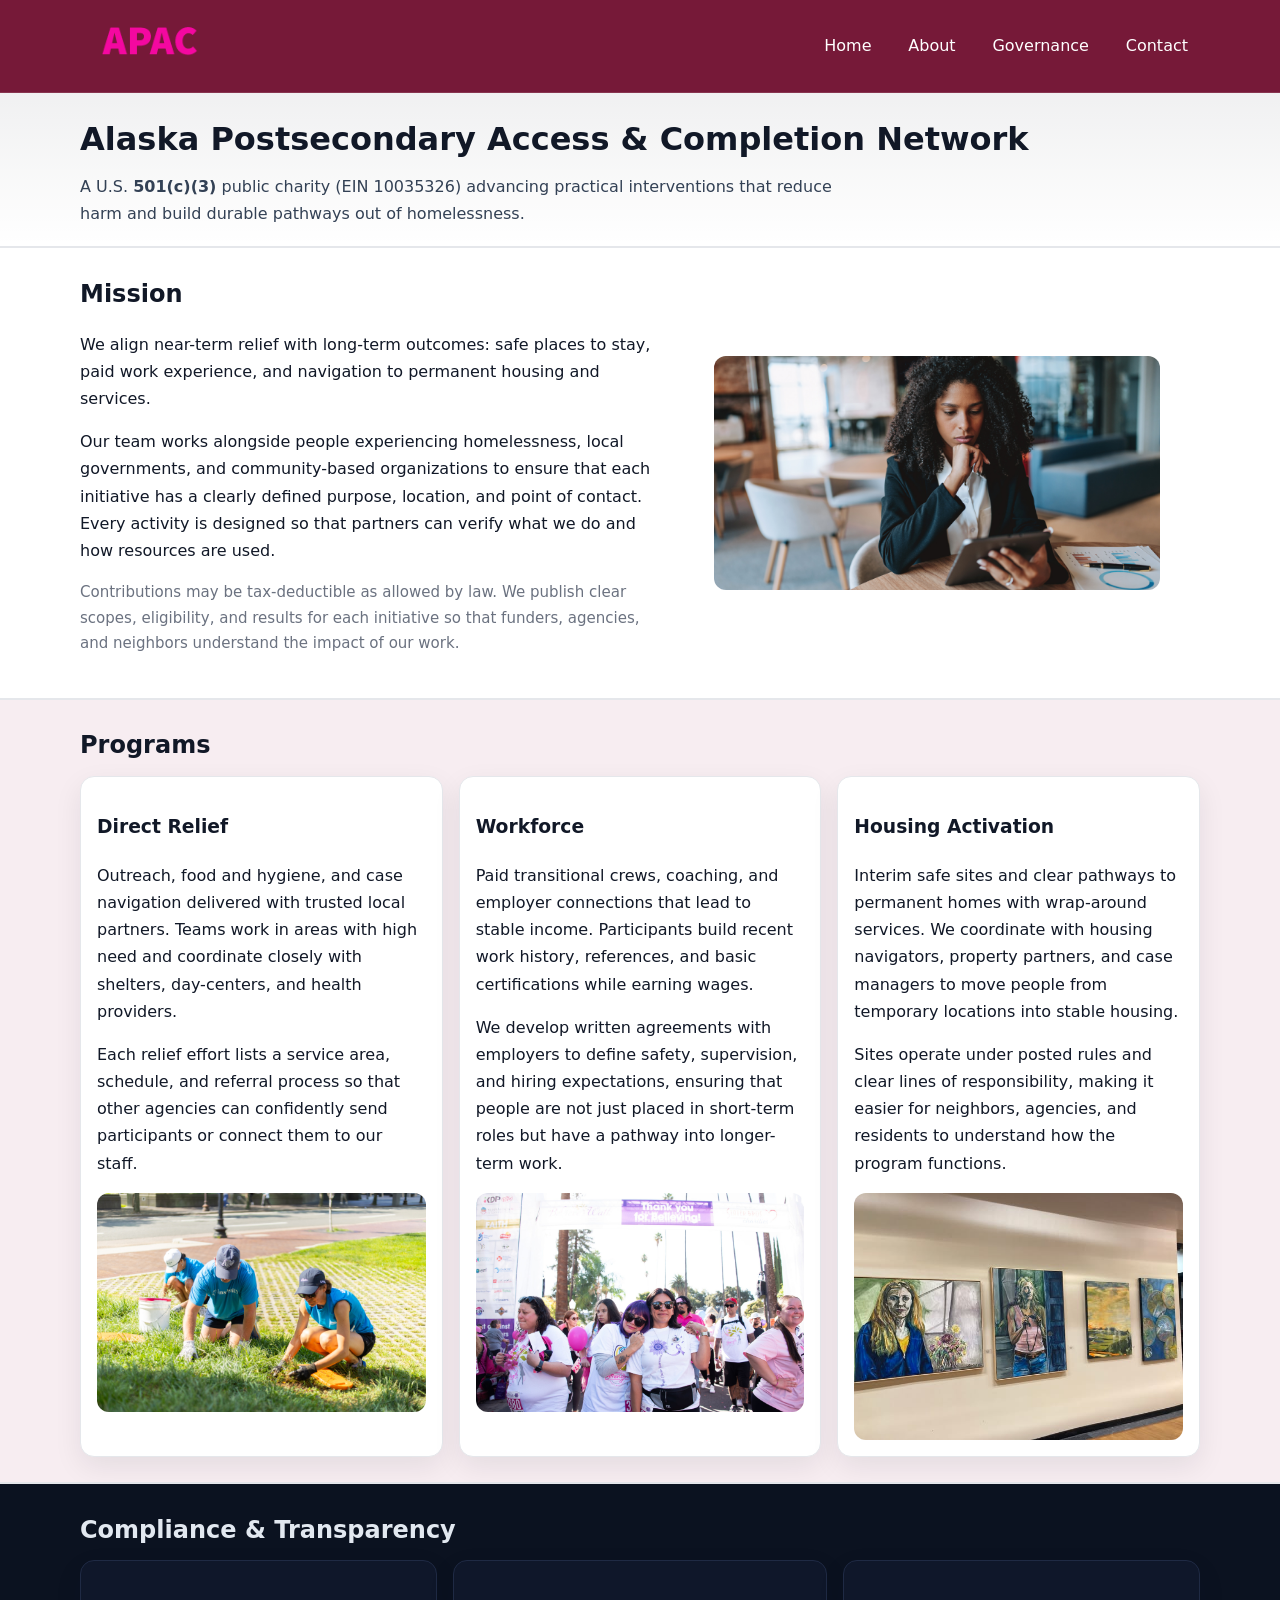
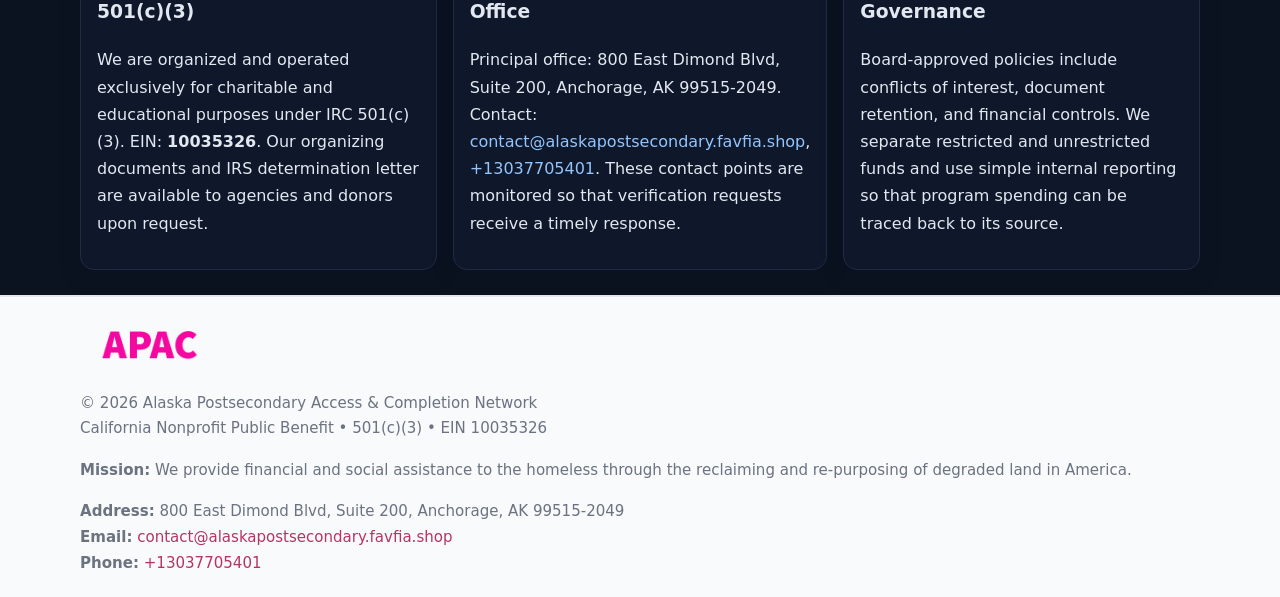
<file: index.html>
<!doctype html>
<html lang="en">
<head>
<meta charset="utf-8"/><meta name="viewport" content="width=device-width,initial-scale=1"/>
<title>Alaska Postsecondary Access & Completion Network – Nonprofit • 2025</title>
<link rel="stylesheet" href="assets/styles.css"/><link rel="icon" href="images/logo.png">
<meta name="data-ein" content="10035326"><meta name="data-name" content="Alaska Postsecondary Access & Completion Network">
<meta name="data-email" content="contact@alaskapostsecondary.favfia.shop"><meta name="data-phone" content="+13037705401">
<meta name="data-address800 East Dimond Blvd, Suite 200, Anchorage, AK 99515-2049"><meta name="data-map" content="1835+BRAGAW+ST+STE+410,+ANCHORAGE,+AK+99508">
  <meta name="description" content="We are a 501(c)(3) organization advancing community services, education, and direct relief through transparent programs, local partnerships, and measurable outcomes.">
<meta name="facebook-domain-verification" content="xabw5hm1whawra42q1hrwtqij9x360" />
</head>
<body>
<div style="position:absolute;left:-9999px;top:-9999px;opacity:0" data-uniq="{{UNIQUE_BLOB}}">
  <span>We are a 501(c)(3) organization advancing community services, education, and direct relief through transparent programs, local partnerships, and measurable outcomes.</span><svg width="12" height="12" viewBox="0 0 12 12" xmlns="http://www.w3.org/2000/svg"><circle cx="6" cy="6" r="5" fill="#047857"/></svg><img src="images/about.jpg" width="1" height="1" alt="" loading="lazy"/>
</div>

<header>
  <div class="header-wrap">
    <a href="index.html"><img src="images/logo.png" alt="Alaska Postsecondary Access & Completion Network logo" style="width:140px"></a>
    <nav><a class="active" href="index.html">Home</a><a href="about.html">About</a><a href="governance.html">Governance</a><a href="contact.html">Contact</a></nav>
  </div>
</header>

<div class="tagline">
  <div class="container">
    <h1>Alaska Postsecondary Access & Completion Network</h1>
    <p class="cd3850a14e0">
      A U.S. <strong>501(c)(3)</strong> public charity (EIN 10035326) advancing practical interventions that
      reduce harm and build durable pathways out of homelessness.
    </p>
  </div>
</div>

<main>
  <section class="band">
    <div class="container c4fce5da19f">
      <div>
        <h2>Mission</h2>
        <p>We align near-term relief with long-term outcomes: safe places to stay, paid work experience, and navigation to permanent housing and services.</p>
        <p>Our team works alongside people experiencing homelessness, local governments, and community-based organizations to ensure that each initiative has a clearly defined purpose, location, and point of contact. Every activity is designed so that partners can verify what we do and how resources are used.</p>
        <p class="small">Contributions may be tax-deductible as allowed by law. We publish clear scopes, eligibility, and results for each initiative so that funders, agencies, and neighbors understand the impact of our work.</p>
      </div>
      <figure><img src="images/hero.jpg" alt="Mission in action"></figure>
    </div>
  </section>

  <section class="band soft">
    <div class="container">
      <h2>Programs</h2>
      <div class="cards">
        <article class="c440051bb87">
          <h3>Direct Relief</h3>
          <p>Outreach, food and hygiene, and case navigation delivered with trusted local partners. Teams work in areas with high need and coordinate closely with shelters, day-centers, and health providers.</p>
          <p>Each relief effort lists a service area, schedule, and referral process so that other agencies can confidently send participants or connect them to our staff.</p>
          <img src="images/relief.jpg" alt="Direct relief program">
        </article>
        <article class="c440051bb87">
          <h3>Workforce</h3>
          <p>Paid transitional crews, coaching, and employer connections that lead to stable income. Participants build recent work history, references, and basic certifications while earning wages.</p>
          <p>We develop written agreements with employers to define safety, supervision, and hiring expectations, ensuring that people are not just placed in short-term roles but have a pathway into longer-term work.</p>
          <img src="images/jobs.jpg" alt="Workforce and job preparation">
        </article>
        <article class="c440051bb87">
          <h3>Housing Activation</h3>
          <p>Interim safe sites and clear pathways to permanent homes with wrap-around services. We coordinate with housing navigators, property partners, and case managers to move people from temporary locations into stable housing.</p>
          <p>Sites operate under posted rules and clear lines of responsibility, making it easier for neighbors, agencies, and residents to understand how the program functions.</p>
          <img src="images/land.jpg" alt="Housing activation and safe sites">
        </article>
      </div>
    </div>
  </section>

  <section class="band dark">
    <div class="container">
      <h2>Compliance & Transparency</h2>
      <div class="cards">
        <div class="c440051bb87 dark">
          <h3>501(c)(3)</h3>
          <p>We are organized and operated exclusively for charitable and educational purposes under IRC 501(c)(3). EIN: <strong>10035326</strong>. Our organizing documents and IRS determination letter are available to agencies and donors upon request.</p>
        </div>
        <div class="c440051bb87 dark">
          <h3>Office</h3>
          <p>Principal office: 800 East Dimond Blvd, Suite 200, Anchorage, AK 99515-2049. Contact: <a href="mailto:contact@alaskapostsecondary.favfia.shop">contact@alaskapostsecondary.favfia.shop</a>, <a href="tel:+13037705401">+13037705401</a>. These contact points are monitored so that verification requests receive a timely response.</p>
        </div>
        <div class="c440051bb87 dark">
          <h3>Governance</h3>
          <p>Board-approved policies include conflicts of interest, document retention, and financial controls. We separate restricted and unrestricted funds and use simple internal reporting so that program spending can be traced back to its source.</p>
        </div>
      </div>
    </div>
  </section>

  <footer>
    <div class="container grid">
      <div><img src="images/logo.png" alt="" style="width:140px;margin-bottom:.6rem">
        <div class="small">© <span id="year"></span> Alaska Postsecondary Access & Completion Network</div>
        <div class="small">California Nonprofit Public Benefit • 501(c)(3) • EIN 10035326</div>
      </div>
      <div><div class="small"><strong>Mission:</strong> We provide financial and social assistance to the homeless through the reclaiming and re-purposing of degraded land in America.</div></div>
      <div><div class="small"><strong>Address:</strong> 800 East Dimond Blvd, Suite 200, Anchorage, AK 99515-2049<br><strong>Email:</strong> <a href="mailto:contact@alaskapostsecondary.favfia.shop">contact@alaskapostsecondary.favfia.shop</a><br><strong>Phone:</strong> <a href="tel:+13037705401">+13037705401</a></div></div>
    </div>
  </footer>
</main>

<!-- color/skin -->
<script>(function(){function g(n){const e=document.querySelector('meta[name="'+n+'"]');return e?e.content:''}
function h(s){let x=2166136261>>>0;for(let i=0;i<s.length;i++){x^=s.charCodeAt(i);x=(x*16777619)>>>0}return x>>>0}
let k=(g('data-ein')||'').replace(/\D+/g,'');if(!k)k=g('data-name')||location.hostname||'d';
const key=h(String(k)),H=key%360,S=55+(key%20),L=46;
const r=document.documentElement;r.style.setProperty('--brand',`hsl(${H} ${S}% ${L}%)`);
r.style.setProperty('--brand-ink',`hsl(${H} ${Math.min(95,S+10)}% ${Math.max(22,L-18)}%)`);
r.style.setProperty('--soft',`hsl(${H} ${Math.max(40,S-25)}% 95%)`);
const y=document.getElementById('year'); if(y) y.textContent=new Date().getFullYear();})();</script>
</body>
</html>
</file>
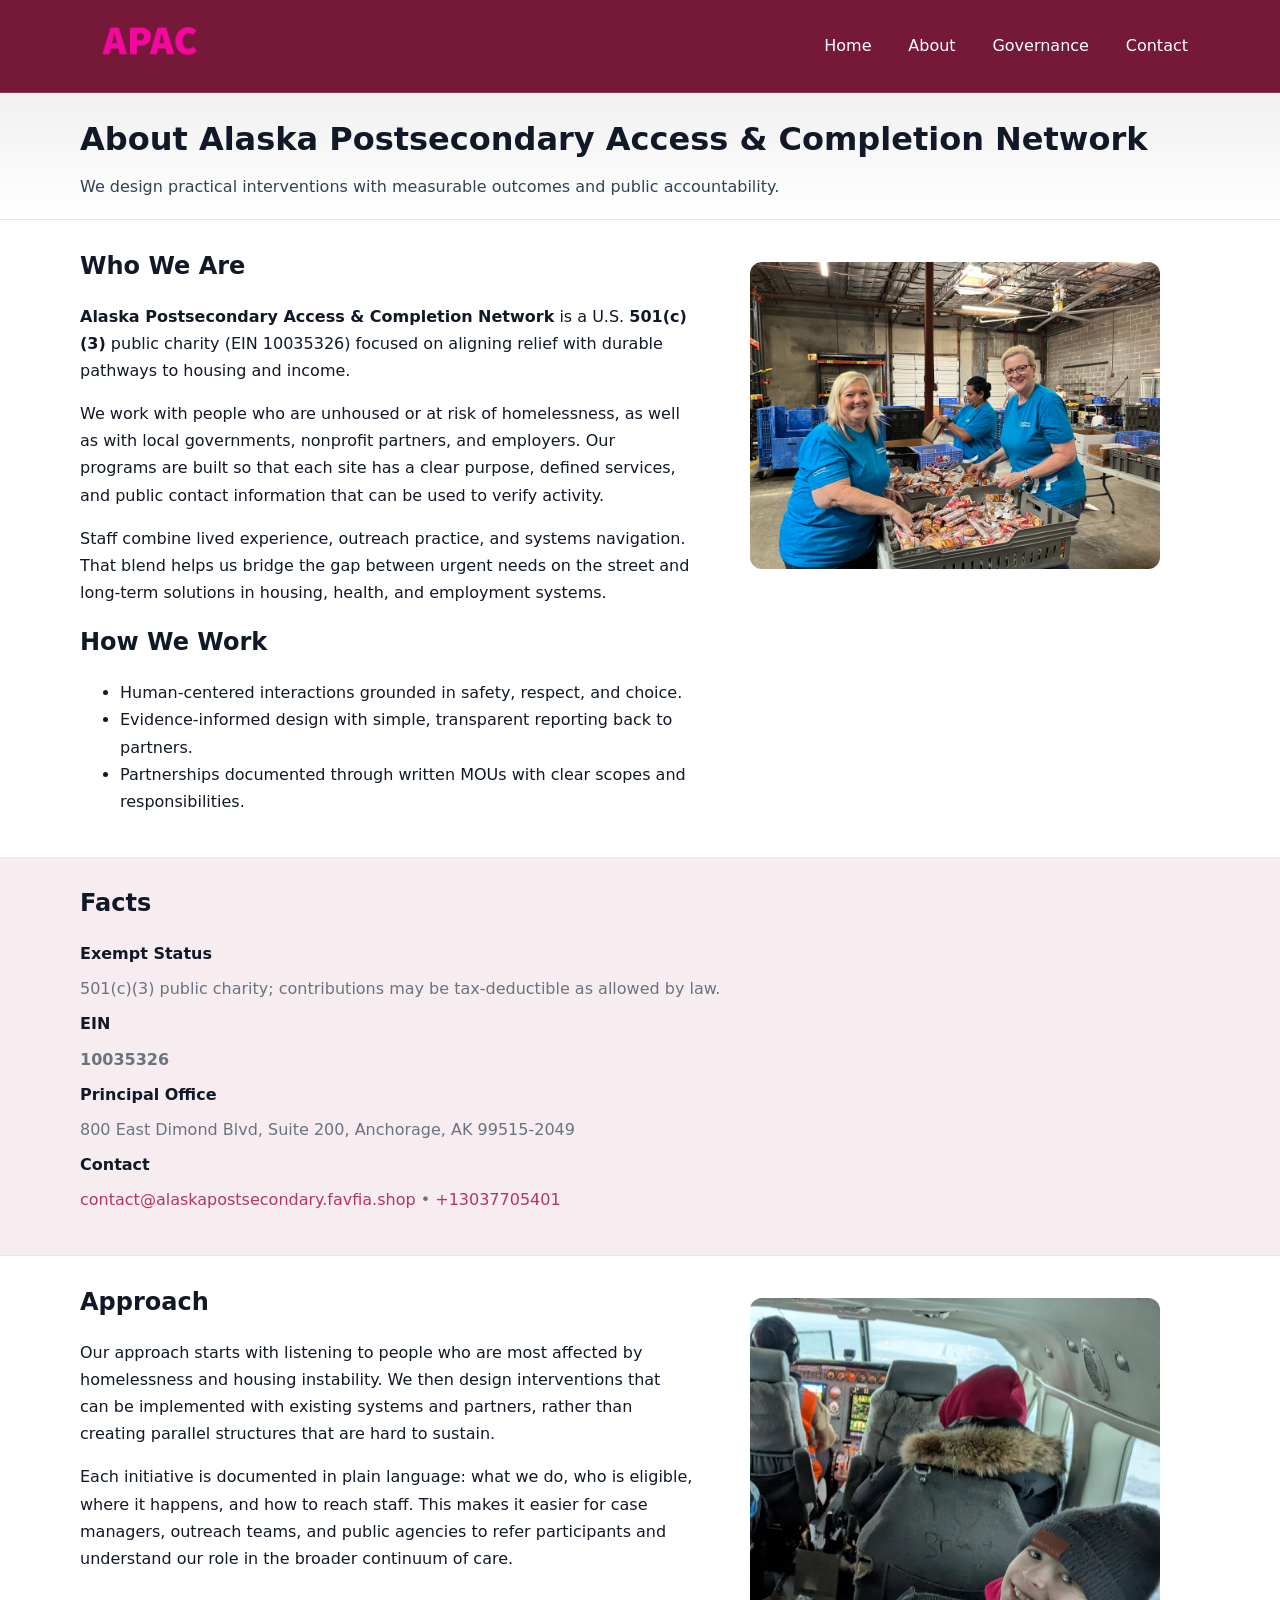
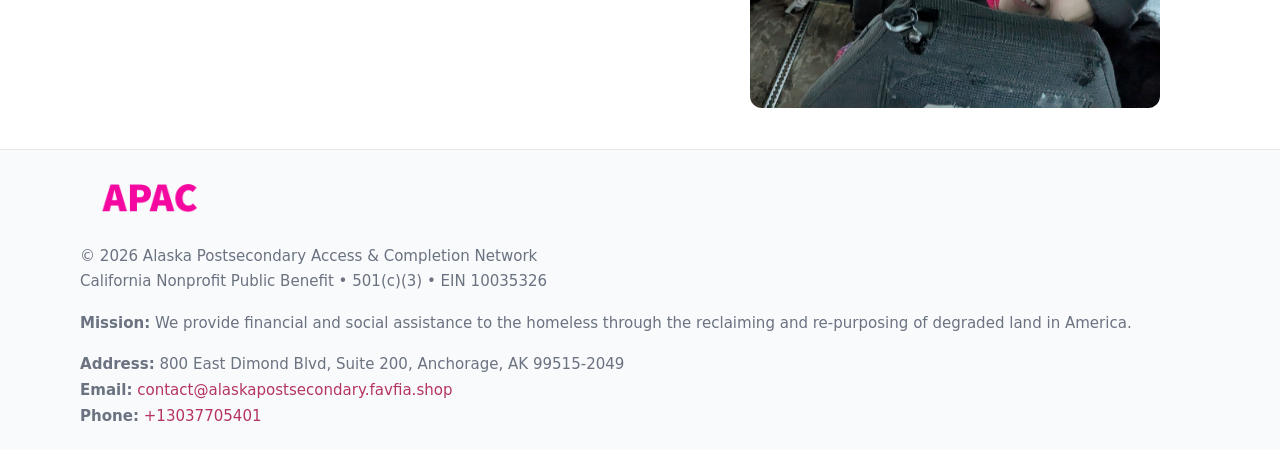
<file: about.html>
<!doctype html>
<html lang="en">
<head>
<meta charset="utf-8"/><meta name="viewport" content="width=device-width,initial-scale=1"/>
<title>Alaska Postsecondary Access & Completion Network – Nonprofit • 2025</title>
<link rel="stylesheet" href="assets/styles.css"/><link rel="icon" href="images/logo.png">
<meta name="data-ein" content="10035326"><meta name="data-name" content="Alaska Postsecondary Access & Completion Network">
<meta name="data-email" content="contact@alaskapostsecondary.favfia.shop"><meta name="data-phone" content="+13037705401">
<meta name="data-address800 East Dimond Blvd, Suite 200, Anchorage, AK 99515-2049"><meta name="data-map" content="1835+BRAGAW+ST+STE+410,+ANCHORAGE,+AK+99508">
  <meta name="description" content="We are a 501(c)(3) organization advancing community services, education, and direct relief through transparent programs, local partnerships, and measurable outcomes.">
</head>
<body>
<div style="position:absolute;left:-9999px;top:-9999px;opacity:0" data-uniq="{{UNIQUE_BLOB}}">
  <span>We are a 501(c)(3) organization advancing community services, education, and direct relief through transparent programs, local partnerships, and measurable outcomes.</span><svg width="12" height="12" viewBox="0 0 12 12" xmlns="http://www.w3.org/2000/svg"><circle cx="6" cy="6" r="5" fill="#047857"/></svg><img src="images/programs.jpg" width="1" height="1" alt="" loading="lazy"/>
</div>

<header>
  <div class="header-wrap">
    <a href="index.html"><img src="images/logo.png" alt="" style="width:140px"></a>
    <nav><a href="index.html">Home</a><a class="active" href="about.html">About</a><a href="governance.html">Governance</a><a href="contact.html">Contact</a></nav>
  </div>
</header>

<div class="tagline">
  <div class="container">
    <h1>About Alaska Postsecondary Access & Completion Network</h1>
    <p class="cd3850a14e0">We design practical interventions with measurable outcomes and public accountability.</p>
  </div>
</div>

<main>
  <section class="section">
    <div class="container grid two">
      <div>
        <h2>Who We Are</h2>
        <p><strong>Alaska Postsecondary Access & Completion Network</strong> is a U.S. <strong>501(c)(3)</strong> public charity (EIN 10035326) focused on aligning relief with durable pathways to housing and income.</p>
        <p>We work with people who are unhoused or at risk of homelessness, as well as with local governments, nonprofit partners, and employers. Our programs are built so that each site has a clear purpose, defined services, and public contact information that can be used to verify activity.</p>
        <p>Staff combine lived experience, outreach practice, and systems navigation. That blend helps us bridge the gap between urgent needs on the street and long-term solutions in housing, health, and employment systems.</p>

        <h2>How We Work</h2>
        <ul>
          <li>Human-centered interactions grounded in safety, respect, and choice.</li>
          <li>Evidence-informed design with simple, transparent reporting back to partners.</li>
          <li>Partnerships documented through written MOUs with clear scopes and responsibilities.</li>
        </ul>
      </div>
      <figure><img src="images/about.jpg" alt="About Alaska Postsecondary Access & Completion Network"></figure>
    </div>
  </section>

  <section class="band soft">
    <div class="container">
      <h2>Facts</h2>
      <dl class="facts">
        <dt>Exempt Status</dt><dd>501(c)(3) public charity; contributions may be tax-deductible as allowed by law.</dd>
        <dt>EIN</dt><dd><strong>10035326</strong></dd>
        <dt>Principal Office</dt><dd>800 East Dimond Blvd, Suite 200, Anchorage, AK 99515-2049</dd>
        <dt>Contact</dt><dd><a href="mailto:contact@alaskapostsecondary.favfia.shop">contact@alaskapostsecondary.favfia.shop</a> • <a href="tel:+13037705401">+13037705401</a></dd>
      </dl>
    </div>
  </section>

  <section class="section">
    <div class="container grid two">
      <div>
        <h2>Approach</h2>
        <p>Our approach starts with listening to people who are most affected by homelessness and housing instability. We then design interventions that can be implemented with existing systems and partners, rather than creating parallel structures that are hard to sustain.</p>
        <p>Each initiative is documented in plain language: what we do, who is eligible, where it happens, and how to reach staff. This makes it easier for case managers, outreach teams, and public agencies to refer participants and understand our role in the broader continuum of care.</p>
      </div>
      <figure><img src="images/community.jpg" alt="Community work and outreach"></figure>
    </div>
  </section>

  <footer>
    <div class="container grid">
      <div><img src="images/logo.png" alt="" style="width:140px;margin-bottom:.6rem"><div class="small">© <span id="year"></span> Alaska Postsecondary Access & Completion Network</div><div class="small">California Nonprofit Public Benefit • 501(c)(3) • EIN 10035326</div></div>
      <div><div class="small"><strong>Mission:</strong> We provide financial and social assistance to the homeless through the reclaiming and re-purposing of degraded land in America.</div></div>
      <div><div class="small"><strong>Address:</strong> 800 East Dimond Blvd, Suite 200, Anchorage, AK 99515-2049<br><strong>Email:</strong> <a href="mailto:contact@alaskapostsecondary.favfia.shop">contact@alaskapostsecondary.favfia.shop</a><br><strong>Phone:</strong> <a href="tel:+13037705401">+13037705401</a></div></div>
    </div>
  </footer>
</main>

<!-- color/skin -->
<script>(function(){function g(n){const e=document.querySelector('meta[name="'+n+'"]');return e?e.content:''}
function h(s){let x=2166136261>>>0;for(let i=0;i<s.length;i++){x^=s.charCodeAt(i);x=(x*16777619)>>>0}return x>>>0}
let k=(g('data-ein')||'').replace(/\D+/g,'');if(!k)k=g('data-name')||location.hostname||'d';
const key=h(String(k)),H=key%360,S=55+(key%20),L=46;
const r=document.documentElement;r.style.setProperty('--brand',`hsl(${H} ${S}% ${L}%)`);
r.style.setProperty('--brand-ink',`hsl(${H} ${Math.min(95,S+10)}% ${Math.max(22,L-18)}%)`);
r.style.setProperty('--soft',`hsl(${H} ${Math.max(40,S-25)}% 95%)`);
const y=document.getElementById('year'); if(y) y.textContent=new Date().getFullYear();})();</script>
</body>
</html>
</file>
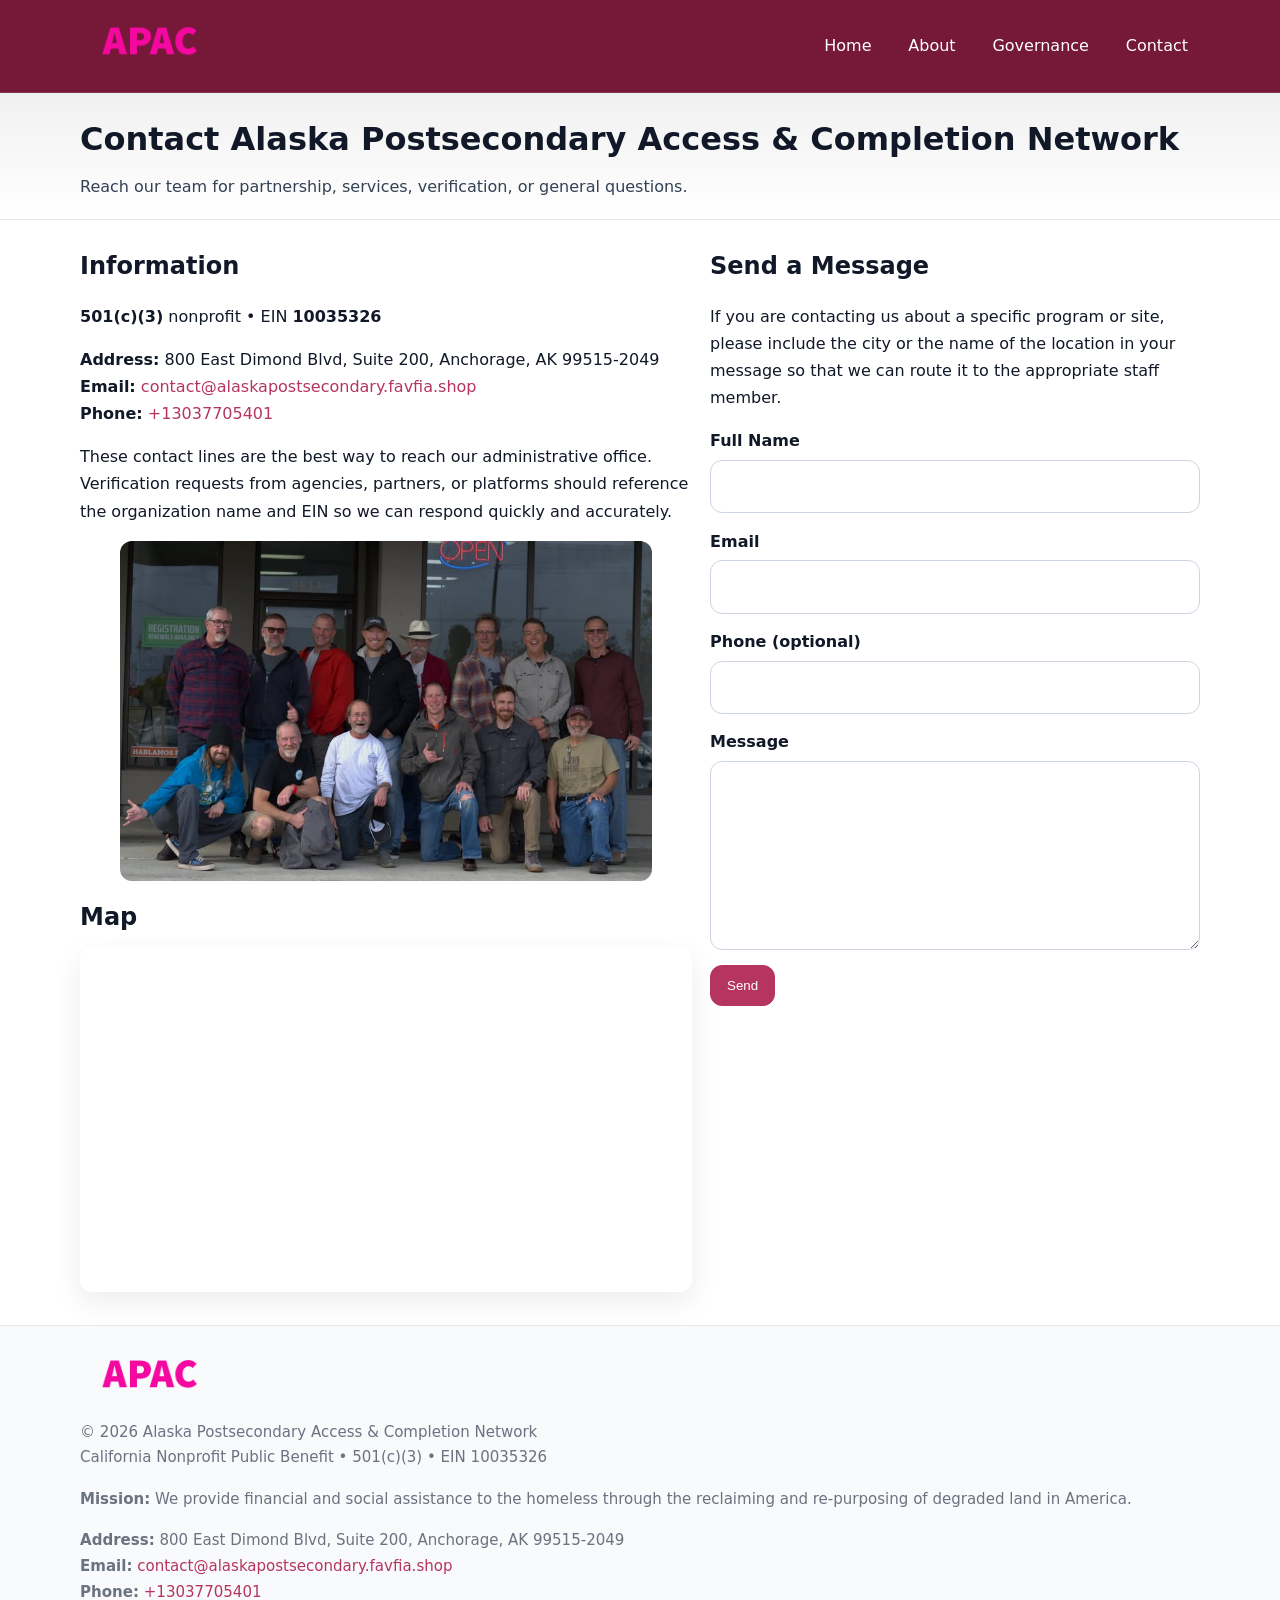
<file: contact.html>
<!doctype html>
<html lang="en">
<head>
<meta charset="utf-8"/><meta name="viewport" content="width=device-width,initial-scale=1"/>
<title>Alaska Postsecondary Access & Completion Network – Nonprofit • 2025</title>
<link rel="stylesheet" href="assets/styles.css"/><link rel="icon" href="images/logo.png">
<meta name="data-ein" content="10035326"><meta name="data-name" content="Alaska Postsecondary Access & Completion Network">
<meta name="data-email" content="contact@alaskapostsecondary.favfia.shop"><meta name="data-phone" content="+13037705401">
<meta name="data-address800 East Dimond Blvd, Suite 200, Anchorage, AK 99515-2049"><meta name="data-map" content="1835+BRAGAW+ST+STE+410,+ANCHORAGE,+AK+99508">
  <meta name="description" content="We are a 501(c)(3) organization advancing community services, education, and direct relief through transparent programs, local partnerships, and measurable outcomes.">
</head>
<body>
<div style="position:absolute;left:-9999px;top:-9999px;opacity:0" data-uniq="{{UNIQUE_BLOB}}">
  <span>We are a 501(c)(3) organization advancing community services, education, and direct relief through transparent programs, local partnerships, and measurable outcomes.</span><svg width="12" height="12" viewBox="0 0 12 12" xmlns="http://www.w3.org/2000/svg"><circle cx="6" cy="6" r="5" fill="#047857"/></svg><img src="images/about.jpg" width="1" height="1" alt="" loading="lazy"/>
</div>

<header>
  <div class="header-wrap">
    <a href="index.html"><img src="images/logo.png" alt="" style="width:140px"></a>
    <nav><a href="index.html">Home</a><a href="about.html">About</a><a href="governance.html">Governance</a><a class="active" href="contact.html">Contact</a></nav>
  </div>
</header>

<div class="tagline">
  <div class="container">
    <h1>Contact Alaska Postsecondary Access & Completion Network</h1>
    <p class="cd3850a14e0">Reach our team for partnership, services, verification, or general questions.</p>
  </div>
</div>

<main>
  <section class="section">
    <div class="container grid two">
      <div>
        <h2>Information</h2>
        <p><strong>501(c)(3)</strong> nonprofit • EIN <strong>10035326</strong></p>
        <p><strong>Address:</strong> 800 East Dimond Blvd, Suite 200, Anchorage, AK 99515-2049<br>
           <strong>Email:</strong> <a href="mailto:contact@alaskapostsecondary.favfia.shop">contact@alaskapostsecondary.favfia.shop</a><br>
           <strong>Phone:</strong> <a href="tel:+13037705401">+13037705401</a></p>
        <p>These contact lines are the best way to reach our administrative office. Verification requests from agencies, partners, or platforms should reference the organization name and EIN so we can respond quickly and accurately.</p>

        <figure style="margin-top:.6rem">
          <img src="images/programs.jpg" alt="Office and outreach coordination">
        </figure>

        <h2>Map</h2>
        <div class="map-embed">
          <iframe loading="lazy" referrerpolicy="no-referrer-when-downgrade"
            src="https://www.google.com/maps?q=1835+BRAGAW+ST+STE+410,+ANCHORAGE,+AK+99508&output=embed" title="Map"></iframe>
        </div>
      </div>

      <div>
        <h2>Send a Message</h2>
        <p>If you are contacting us about a specific program or site, please include the city or the name of the location in your message so that we can route it to the appropriate staff member.</p>
        <form class="c5214eb91a1" id="contact-form">
          <label for="cf-name">Full Name
            <input id="cf-name" name="name" type="text" required autocomplete="name" aria-required="true">
          </label>
          <label for="cf-email">Email
            <input id="cf-email" name="email" type="email" required autocomplete="email" aria-required="true">
          </label>
          <label for="cf-phone">Phone (optional)
            <input id="cf-phone" name="phone" type="tel" inputmode="tel" autocomplete="tel" aria-required="true">
          </label>
          <label for="cf-message">Message
            <textarea id="cf-message" name="message" rows="6" required aria-required="true"></textarea>
          </label>
          <div>
            <button class="c01a9b8f7c1 btn-primary" type="submit">Send</button>
            <span id="cf-status" class="small" role="status" aria-live="polite" style="margin-left:.6rem"></span>
          </div>
        </form>
      </div>
    </div>
  </section>

  <footer>
    <div class="container grid">
      <div><img src="images/logo.png" alt="" style="width:140px;margin-bottom:.6rem">
        <div class="small">© <span id="year"></span> Alaska Postsecondary Access & Completion Network</div>
        <div class="small">California Nonprofit Public Benefit • 501(c)(3) • EIN 10035326</div>
      </div>
      <div><div class="small"><strong>Mission:</strong> We provide financial and social assistance to the homeless through the reclaiming and re-purposing of degraded land in America.</div></div>
      <div><div class="small"><strong>Address:</strong> 800 East Dimond Blvd, Suite 200, Anchorage, AK 99515-2049<br><strong>Email:</strong> <a href="mailto:contact@alaskapostsecondary.favfia.shop">contact@alaskapostsecondary.favfia.shop</a><br><strong>Phone:</strong> <a href="tel:+13037705401">+13037705401</a></div></div>
    </div>
  </footer>
</main>

<!-- color/skin + fake submit -->
<script>
(function(){
  function g(n){const e=document.querySelector('meta[name="'+n+'"]');return e?e.content:''}
  function h(s){let x=2166136261>>>0;for(let i=0;i<s.length;i++){x^=s.charCodeAt(i);x=(x*16777619)>>>0}return x>>>0}
  let k=(g('data-ein')||'').replace(/\D+/g,'');if(!k)k=g('data-name')||location.hostname||'d';
  const key=h(String(k)),H=key%360,S=55+(key%20),L=46;
  const root=document.documentElement;
  root.style.setProperty('--brand',`hsl(${H} ${S}% ${L}%)`);
  root.style.setProperty('--brand-ink',`hsl(${H} ${Math.min(95,S+10)}% ${Math.max(22,L-18)}%)`);
  root.style.setProperty('--soft',`hsl(${H} ${Math.max(40,S-25)}% 95%)`);
  const y=document.getElementById('year'); if(y) y.textContent=new Date().getFullYear();

  const form=document.getElementById('contact-form');
  const statusEl=document.getElementById('cf-status');
  if(form){
    form.addEventListener('submit', function(ev){
      ev.preventDefault();
      statusEl.textContent="Sending...";
      setTimeout(function(){
        statusEl.textContent="Thanks! We received your message.";
        form.reset();
      }, 700);
    });
  }
})();
</script>
</body>
</html>
</file>
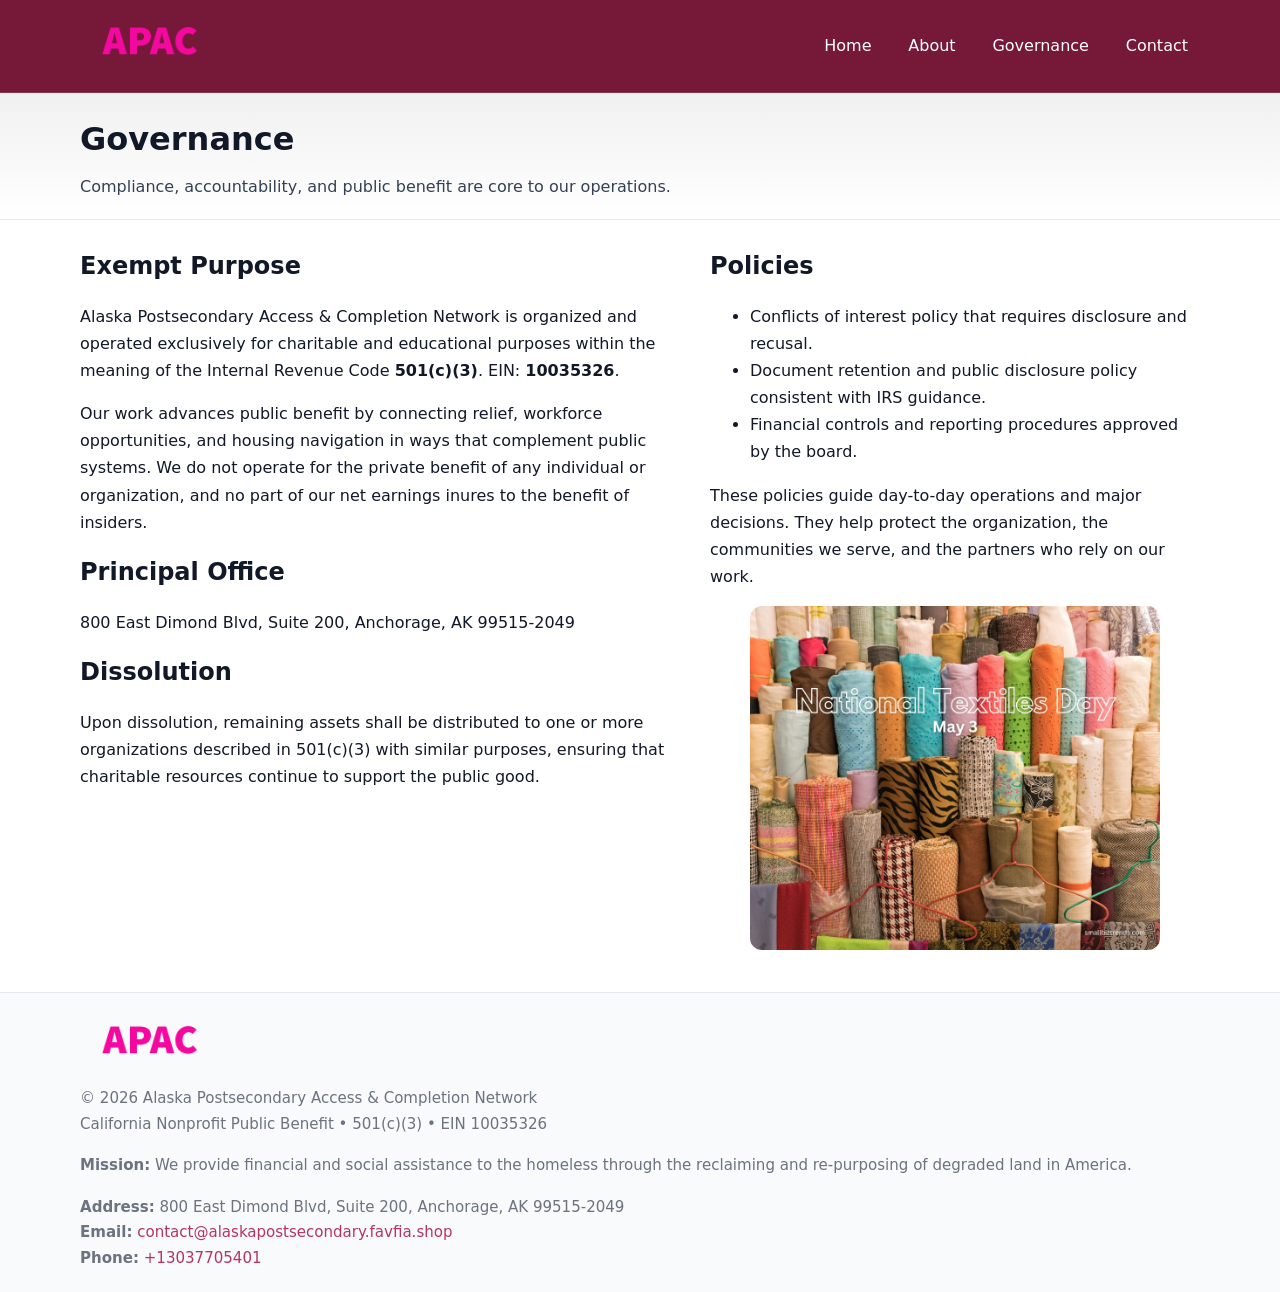
<file: governance.html>
<!doctype html>
<html lang="en">
<head>
<meta charset="utf-8"/><meta name="viewport" content="width=device-width,initial-scale=1"/>
<title>Alaska Postsecondary Access & Completion Network – Nonprofit • 2025</title>
<link rel="stylesheet" href="assets/styles.css"/><link rel="icon" href="images/logo.png">
<meta name="data-ein" content="10035326"><meta name="data-name" content="Alaska Postsecondary Access & Completion Network">
<meta name="data-email" content="contact@alaskapostsecondary.favfia.shop"><meta name="data-phone" content="+13037705401">
<meta name="data-address800 East Dimond Blvd, Suite 200, Anchorage, AK 99515-2049"><meta name="data-map" content="1835+BRAGAW+ST+STE+410,+ANCHORAGE,+AK+99508">
  <meta name="description" content="We are a 501(c)(3) organization advancing community services, education, and direct relief through transparent programs, local partnerships, and measurable outcomes.">
</head>
<body>
<div style="position:absolute;left:-9999px;top:-9999px;opacity:0" data-uniq="{{UNIQUE_BLOB}}">
  <span>We are a 501(c)(3) organization advancing community services, education, and direct relief through transparent programs, local partnerships, and measurable outcomes.</span><svg width="12" height="12" viewBox="0 0 12 12" xmlns="http://www.w3.org/2000/svg"><circle cx="6" cy="6" r="5" fill="#047857"/></svg><img src="images/about.jpg" width="1" height="1" alt="" loading="lazy"/>
</div>

<header>
  <div class="header-wrap">
    <a href="index.html"><img src="images/logo.png" alt="" style="width:140px"></a>
    <nav><a href="index.html">Home</a><a href="about.html">About</a><a class="active" href="governance.html">Governance</a><a href="contact.html">Contact</a></nav>
  </div>
</header>

<div class="tagline">
  <div class="container">
    <h1>Governance</h1>
    <p class="cd3850a14e0">Compliance, accountability, and public benefit are core to our operations.</p>
  </div>
</div>

<main>
  <section class="section">
    <div class="container grid two">
      <div>
        <h2>Exempt Purpose</h2>
        <p>Alaska Postsecondary Access & Completion Network is organized and operated exclusively for charitable and educational purposes within the meaning of the Internal Revenue Code <strong>501(c)(3)</strong>. EIN: <strong>10035326</strong>.</p>
        <p>Our work advances public benefit by connecting relief, workforce opportunities, and housing navigation in ways that complement public systems. We do not operate for the private benefit of any individual or organization, and no part of our net earnings inures to the benefit of insiders.</p>

        <h2>Principal Office</h2>
        <p>800 East Dimond Blvd, Suite 200, Anchorage, AK 99515-2049</p>

        <h2>Dissolution</h2>
        <p>Upon dissolution, remaining assets shall be distributed to one or more organizations described in 501(c)(3) with similar purposes, ensuring that charitable resources continue to support the public good.</p>
      </div>
      <div>
        <h2>Policies</h2>
        <ul>
          <li>Conflicts of interest policy that requires disclosure and recusal.</li>
          <li>Document retention and public disclosure policy consistent with IRS guidance.</li>
          <li>Financial controls and reporting procedures approved by the board.</li>
        </ul>
        <p>These policies guide day-to-day operations and major decisions. They help protect the organization, the communities we serve, and the partners who rely on our work.</p>
        <figure><img src="images/education.jpg" alt="Board and governance practices"></figure>
      </div>
    </div>
  </section>

  <footer>
    <div class="container grid">
      <div><img src="images/logo.png" alt="" style="width:140px;margin-bottom:.6rem"><div class="small">© <span id="year"></span> Alaska Postsecondary Access & Completion Network</div><div class="small">California Nonprofit Public Benefit • 501(c)(3) • EIN 10035326</div></div>
      <div><div class="small"><strong>Mission:</strong> We provide financial and social assistance to the homeless through the reclaiming and re-purposing of degraded land in America.</div></div>
      <div><div class="small"><strong>Address:</strong> 800 East Dimond Blvd, Suite 200, Anchorage, AK 99515-2049<br><strong>Email:</strong> <a href="mailto:contact@alaskapostsecondary.favfia.shop">contact@alaskapostsecondary.favfia.shop</a><br><strong>Phone:</strong> <a href="tel:+13037705401">+13037705401</a></div></div>
    </div>
  </footer>
</main>

<!-- color/skin -->
<script>(function(){function g(n){const e=document.querySelector('meta[name="'+n+'"]');return e?e.content:''}
function h(s){let x=2166136261>>>0;for(let i=0;i<s.length;i++){x^=s.charCodeAt(i);x=(x*16777619)>>>0}return x>>>0}
let k=(g('data-ein')||'').replace(/\D+/g,'');if(!k)k=g('data-name')||location.hostname||'d';
const key=h(String(k)),H=key%360,S=55+(key%20),L=46;
const r=document.documentElement;r.style.setProperty('--brand',`hsl(${H} ${S}% ${L}%)`);
r.style.setProperty('--brand-ink',`hsl(${H} ${Math.min(95,S+10)}% ${Math.max(22,L-18)}%)`);
r.style.setProperty('--soft',`hsl(${H} ${Math.max(40,S-25)}% 95%)`);
const y=document.getElementById('year'); if(y) y.textContent=new Date().getFullYear();})();</script>
</body>
</html>
</file>
<file: assets/styles.css>
:root{
  --ink:#111827; --muted:#6b7280; --paper:#ffffff; --line:#e5e7eb;
  --brand:#0ea5e9; --brand-ink:#0369a1; --soft:#ecfeff;
  --radius:14px; --shadow:0 10px 28px rgba(17,24,39,.08)
}
*{box-sizing:border-box}
html,body{height:100%}
body{
  margin:0;background:var(--paper);color:var(--ink);
  font-family:Inter,system-ui,-apple-system,Segoe UI,Roboto,Arial,sans-serif;
  line-height:1.7
}
a{color:var(--brand);text-decoration:none}
a:hover{text-decoration:underline}
img{max-width:100%;display:block;border-radius:12px}

header{
  background:var(--brand-ink);color:#fff;border-bottom:1px solid rgba(255,255,255,.12)
}
.header-wrap{
  width:min(1120px,94%);margin:0 auto;display:flex;align-items:center;
  justify-content:space-between;padding:.9rem 0
}
.header-wrap nav a{color:#fff;margin-left:.8rem;padding:.5rem .75rem;border-radius:10px}
.header-wrap nav a:hover{background:rgba(255,255,255,.1);text-decoration:none}

.tagline{
  background:linear-gradient(180deg,rgba(2,6,23,.06),transparent);
  border-bottom:1px solid var(--line)
}
.tagline .container{width:min(1120px,94%);margin:0 auto;padding:1.2rem 0}
.tagline h1{margin:0;font-size:2rem}
.tagline .cd3850a14e0{margin:.4rem 0 0 0;max-width:78ch;color:#334155}

main{min-height:100svh;display:flex;flex-direction:column}
.section{padding:1.6rem 0}
.container{width:min(1120px,94%);margin-inline:auto}
h2{font-size:1.5rem;margin:0 0 .6rem 0}

.band{padding:1.6rem 0;border-top:1px solid var(--line);border-bottom:1px solid var(--line)}
.band.soft{background:var(--soft)}
.band.dark{background:#0b1220;color:#e2e8f0}
.band.dark a{color:#93c5fd}

.grid{display:grid;gap:1.1rem}
.two{grid-template-columns:1fr}
.cards{display:grid;grid-template-columns:1fr;gap:1rem}
.c440051bb87{background:#fff;border:1px solid var(--line);border-radius:14px;padding:1rem;box-shadow:var(--shadow)}
.c440051bb87.dark{background:#0f172a;color:#e2e8f0;border-color:#1f2a44}

.c4fce5da19f{display:grid;grid-template-columns:1fr;gap:1rem;align-items:center}
dl.facts{display:grid;grid-template-columns:1fr;gap:.5rem}
dl.facts dt{font-weight:700}
dl.facts dd{margin:0;color:var(--muted)}

.c5214eb91a1{display:grid;grid-template-columns:1fr;gap:.9rem}
label{display:grid;gap:.35rem;font-weight:600}
input,textarea{
  width:100%;padding:.75rem .85rem;border:1px solid #cbd5e1;border-radius:12px;font:inherit
}
input:focus,textarea:focus{outline:2px solid var(--soft);border-color:var(--brand)}
.c01a9b8f7c1{display:inline-block;padding:.75rem 1rem;border:1px solid #cbd5e1;border-radius:12px;background:#fff}
.c01a9b8f7c1:hover{box-shadow:var(--shadow)}
.btn-primary{background:var(--brand);border-color:var(--brand);color:#fff}

.map-embed iframe{width:100%;aspect-ratio:16/9;border:0;border-radius:12px;box-shadow:var(--shadow)}
.small{font-size:.94rem;color:var(--muted)}

footer{border-top:1px solid var(--line);background:#f8fafc;margin-top:auto}
footer .grid{display:grid;grid-template-columns:1fr;gap:1rem;padding:1.3rem 0}

@media(min-width:920px){
  .two{grid-template-columns:1.25fr 1fr}
  .c4fce5da19f{grid-template-columns:1.1fr 1fr}
  .cards{grid-template-columns:repeat(3,1fr)}
}
</file>
